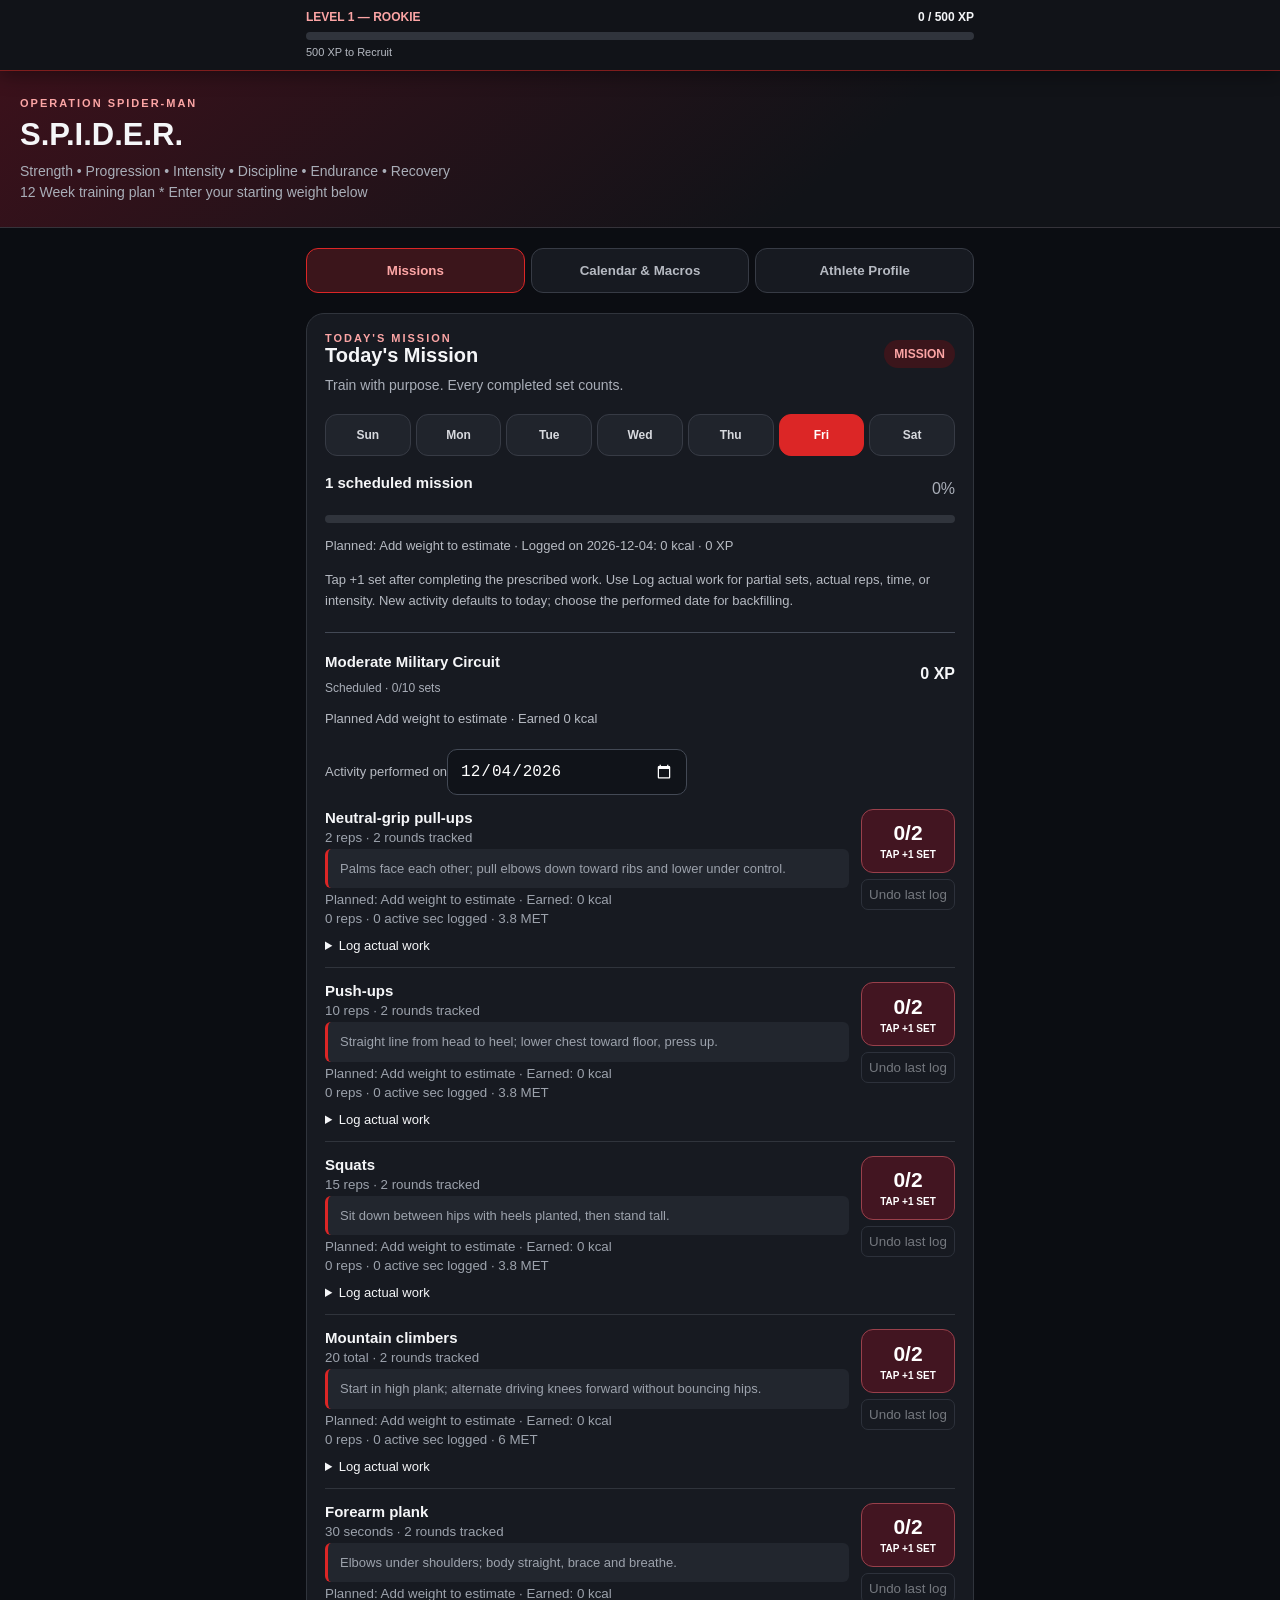
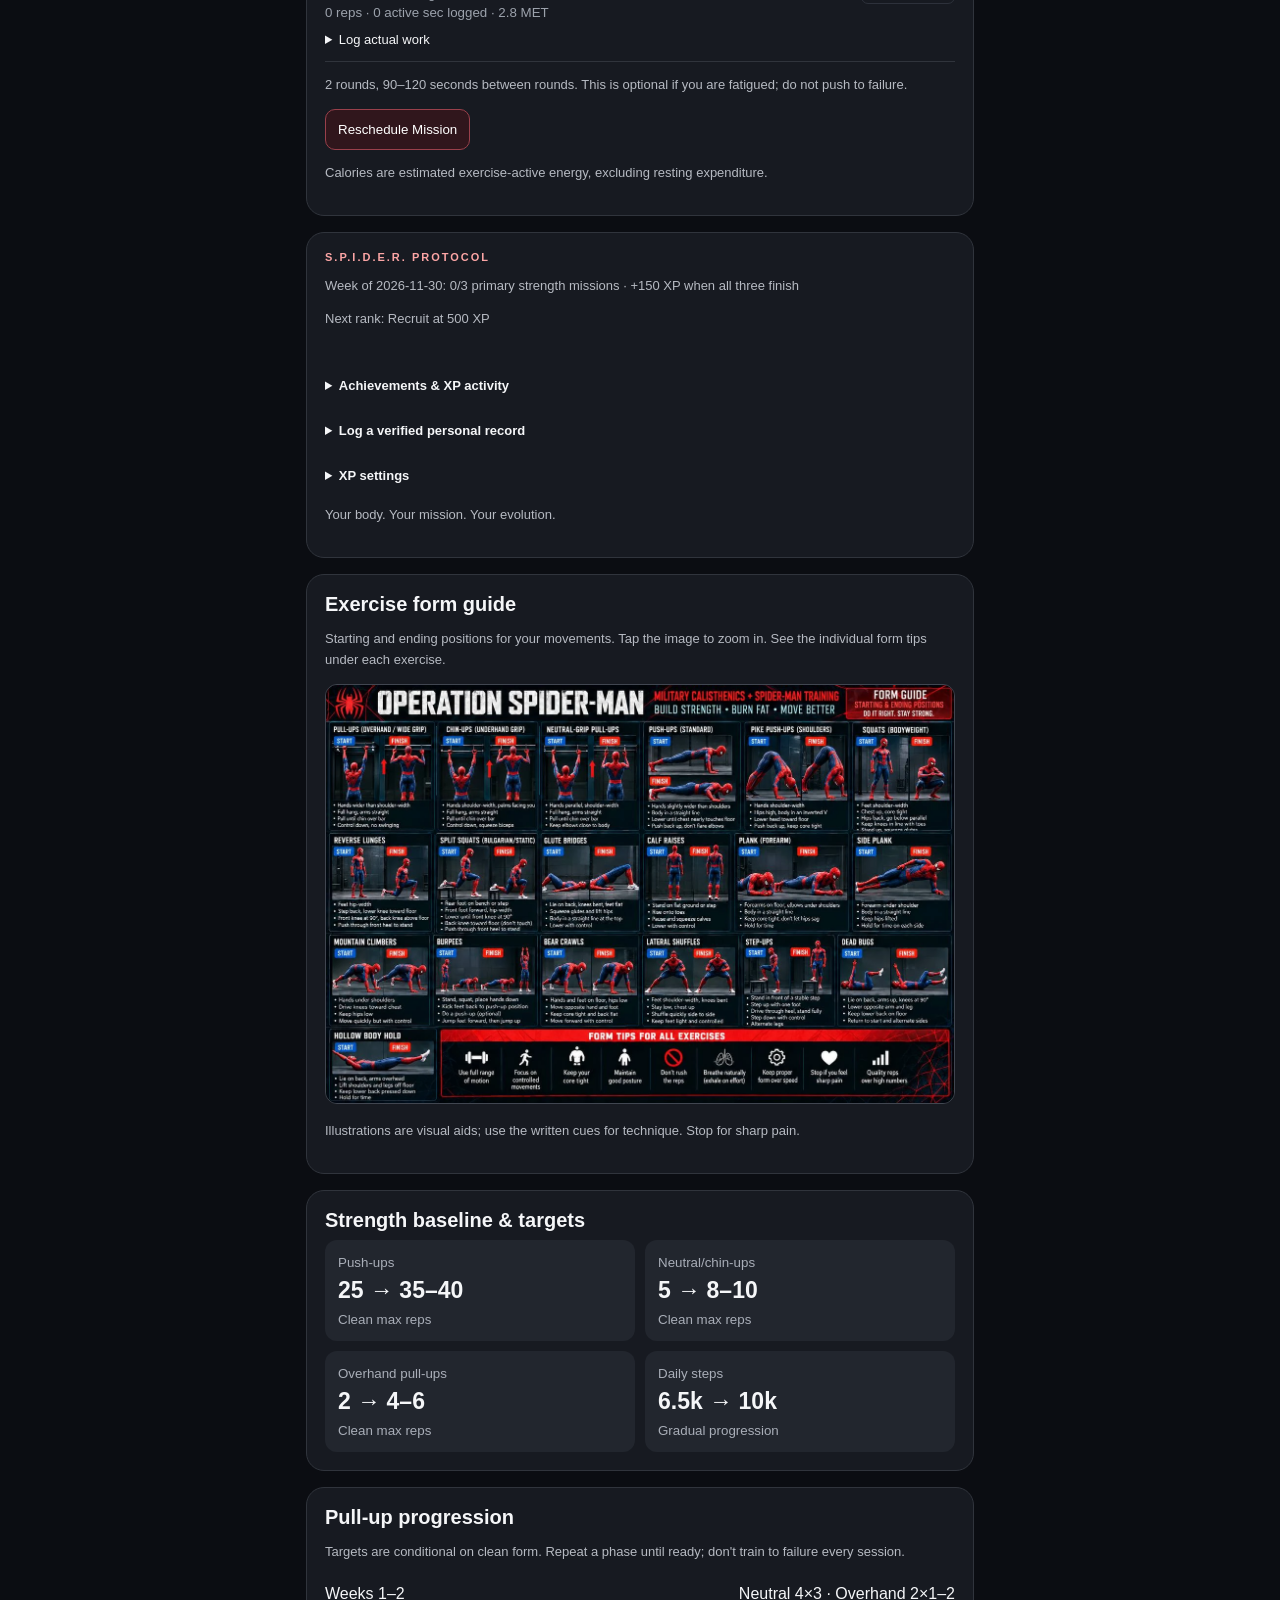
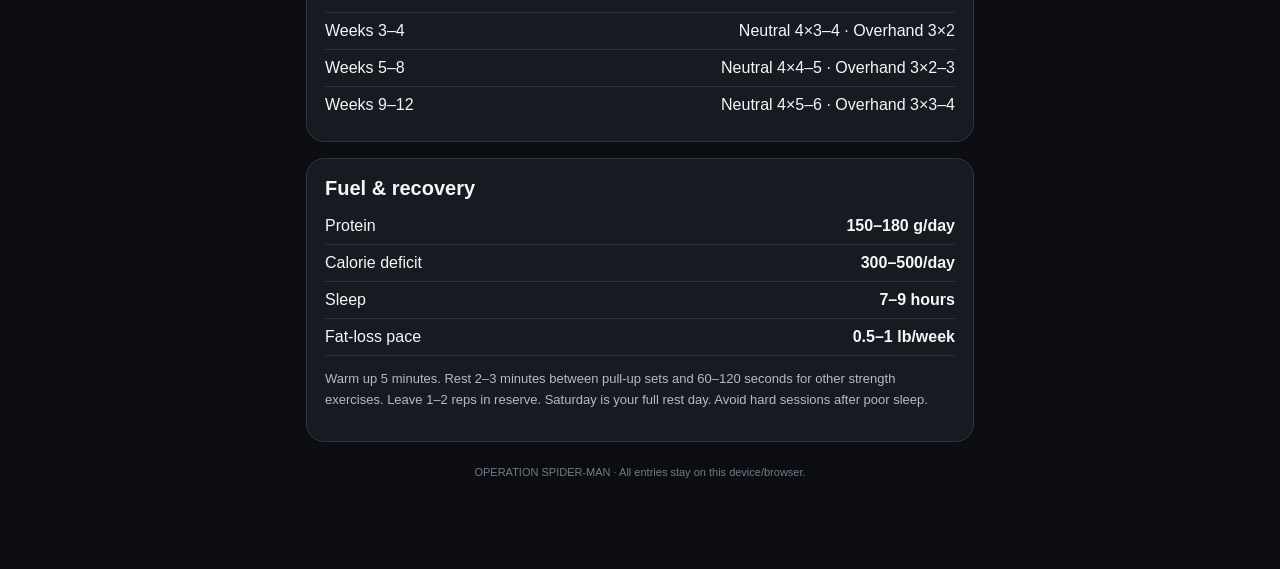
<file: index.html>
<!doctype html><html lang="en"><head><meta charset="utf-8"><meta name="viewport" content="width=device-width,initial-scale=1,viewport-fit=cover"><meta name="theme-color" content="#111318"><meta name="apple-mobile-web-app-capable" content="yes"><meta name="apple-mobile-web-app-status-bar-style" content="black-translucent"><meta name="apple-mobile-web-app-title" content="Spider-Man Fit"><title>Operation Spider-Man</title><style>:root{color-scheme:dark;font-family:-apple-system,BlinkMacSystemFont,'Segoe UI',sans-serif}*{box-sizing:border-box}body{margin:0;background:#0b0d12;color:#f5f6f8}header{background:linear-gradient(140deg,#3b111b,#111318 65%);padding:calc(env(safe-area-inset-top) + 26px) 20px 24px;border-bottom:1px solid #35333a}.eyebrow{color:#fca5a5;font-size:11px;font-weight:800;letter-spacing:2px}.heading{font-size:31px;font-weight:900;margin:8px 0}.sub{color:#a9aeb8;font-size:14px;line-height:1.5}main{max-width:700px;margin:auto;padding:20px 16px 90px}.panel{background:#171a21;border:1px solid #30343c;border-radius:18px;padding:18px;margin-bottom:16px}.row{display:flex;align-items:center;justify-content:space-between;gap:12px}.muted{color:#a9aeb8}.pill{font-size:12px;border-radius:99px;padding:7px 10px;background:#3b151b;color:#fca5a5;font-weight:700}.days{display:grid;grid-template-columns:repeat(7,1fr);gap:5px;margin:18px 0}.day{background:#20242c;color:#d7d9de;border:1px solid #373b45;border-radius:12px;padding:13px 0;font-weight:750;font-size:12px}.day.active{background:#dc2626;border-color:#dc2626;color:#fff}.day.rest{border-color:#99404b}.exercise{display:flex;gap:12px;align-items:center;border-bottom:1px solid #30343c;padding:14px 0;cursor:pointer}.exercise:last-child{border:0}.exercise input{accent-color:#dc2626;width:23px;height:23px;flex:none}.exercise strong{display:block;font-size:15px}.exercise small{display:block;color:#9ca2ac;margin-top:4px}.exercise.done strong{text-decoration:line-through;color:#8c929c}.progress{height:8px;border-radius:9px;background:#30343c;overflow:hidden;margin:12px 0}.fill{height:100%;background:#dc2626;transition:width .2s}.statgrid{display:grid;grid-template-columns:repeat(2,1fr);gap:10px}.stat{background:#22262e;border-radius:12px;padding:13px}.stat b{display:block;font-size:23px;margin:6px 0}.stat small{color:#a9aeb8}.control{width:100%;border-radius:10px;background:#101319;border:1px solid #434955;color:white;padding:12px;font-size:16px}.action{background:#dc2626;border:0;border-radius:10px;padding:12px 14px;color:#fff;font-weight:800;cursor:pointer}.line{display:grid;grid-template-columns:1fr auto;gap:12px;padding:9px 0;border-bottom:1px solid #30343c}.line:last-child{border:0}.note{font-size:13px;color:#b6bac2;line-height:1.6}.footer{text-align:center;color:#747b85;font-size:11px;margin-top:24px}h2{margin:0 0 8px;font-size:20px}h3{font-size:15px;margin:0 0 12px}button:focus-visible,input:focus-visible{outline:2px solid #fca5a5;outline-offset:2px}.formpic{width:100%;height:auto;border-radius:12px;border:1px solid #414650}.formtip{border-left:3px solid #dc2626;padding:10px 12px;background:#22262e;border-radius:6px;margin-top:10px;font-size:13px;line-height:1.5}.xpbar{position:sticky;top:0;z-index:100;background:#111318;border-bottom:1px solid #7f1d1d;padding:calc(env(safe-area-inset-top) + 10px) 16px 10px;box-shadow:0 4px 18px #0006}.xpinner{max-width:668px;margin:auto}.xprow{display:flex;align-items:center;justify-content:space-between;gap:12px;font-size:13px}.xplevel{color:#fca5a5;font-weight:800}.xptrack{height:8px;background:#30343c;border-radius:9px;overflow:hidden;margin:8px 0 5px}.xpfill{height:100%;background:#dc2626;transition:width .2s}.xpnote{font-size:11px;color:#b6bac2;line-height:1.4}.xptotal{font-weight:800}header{padding-top:26px}@media(prefers-reduced-motion:reduce){.xpfill{transition:none}}.calendar-menu summary{cursor:pointer;font-weight:800;font-size:18px}.calendar-menu[open] summary{margin-bottom:16px}.calendar-controls{display:flex;align-items:center;justify-content:space-between;gap:8px;margin:14px 0}.calendar-controls button,.calendar-today{background:#30161c;color:#fff;border:1px solid #8b303b;border-radius:8px;padding:10px;cursor:pointer}.calendar-grid{display:grid;grid-template-columns:repeat(7,minmax(0,1fr));gap:5px}.calendar-weekday{text-align:center;font-size:11px;color:#b6bac2;padding:5px 0}.calendar-date{min-height:53px;padding:5px 1px;border:1px solid #66232d;border-radius:8px;background:var(--heat);color:#fff;cursor:pointer;font-size:13px}.calendar-date small{display:block;font-size:9px;margin-top:4px}.calendar-date[aria-pressed=true]{outline:2px solid #fff;outline-offset:1px}.calendar-date:disabled{opacity:.45;cursor:default}.calendar-date.is-today{border-bottom:3px solid #fca5a5}.calendar-legend{display:flex;gap:5px;align-items:center;font-size:11px;margin:14px 0;color:#b6bac2}.calendar-swatch{width:22px;height:12px;border-radius:3px}.calendar-date-input{margin-top:12px;max-width:240px;color-scheme:dark}.calendar-best{font-size:13px;line-height:1.7;padding-left:22px}.calendar-best button{background:none;border:0;color:#fca5a5;text-align:left;cursor:pointer;font:inherit;text-decoration:underline}.selected-date{font-size:13px;color:#fca5a5;margin:12px 0}.protocol details{margin:14px 0}.protocol summary{cursor:pointer;font-weight:700;padding:8px 0}.protocol label{display:block;margin:10px 0 6px;font-size:13px}.protocol .control{max-width:100%;min-width:0}.xp-achievements,.xp-activity{padding-left:20px;font-size:13px;line-height:1.7}.xp-achievements li{color:#9ca2ac}.xp-achievements .earned{color:#fca5a5}.xp-feedback{color:#fca5a5;font-weight:700;font-size:13px;min-height:1em}.xp-secondary{border:1px solid #99404b;background:#30161c;color:#fff;border-radius:10px;padding:12px;cursor:pointer}.pr-confirm{line-height:1.6}.pr-confirm input{accent-color:#dc2626}.xprow{flex-wrap:wrap}.xpbar .xplevel{font-size:12px}.xpbar .xptotal{font-size:12px}button:disabled{opacity:.5;cursor:default} [hidden]{display:none!important}@media(max-width:360px){main{padding-left:10px;padding-right:10px}.panel{padding:12px}.day{font-size:11px}.xpbar{padding-left:10px;padding-right:10px}}.set-exercise{align-items:flex-start;cursor:default}.set-description{flex:1;min-width:0}.set-controls{flex:0 0 94px;display:grid;gap:6px}.set-tap{min-height:64px;border:1px solid #99404b;border-radius:12px;color:white;background:#421521;cursor:pointer;font-weight:800;touch-action:manipulation}.set-tap span{display:block;font-size:21px}.set-tap small{color:inherit;font-size:10px}.set-tap.stage-1{background:#b91c35}.set-tap.stage-2{background:#b9480d}.set-tap.stage-3,.set-tap.stage-4{background:#e9b949;color:#171a21}.set-tap.set-complete{background:#3d434d;border-color:#6b7280;color:#d1d5db;opacity:1}.set-undo{background:transparent;color:#d1d5db;border:1px solid #434955;border-radius:7px;padding:7px;cursor:pointer;touch-action:manipulation}.set-exercise.done .set-description{opacity:.65}@media(max-width:360px){.set-controls{flex-basis:82px}.set-exercise{gap:8px}}.set-tap.set-complete{position:relative;overflow:hidden;padding:0 0 6px}.complete-art{display:block;width:100%;height:auto;border-radius:10px 10px 0 0}.set-tap.set-complete span{font-size:15px;margin-top:4px}.set-tap.set-complete small{display:none}</style><link rel="icon" type="image/png" sizes="32x32" href="favicon.png"><link rel="apple-touch-icon" sizes="180x180" href="apple-touch-icon.png"><link rel="manifest" href="site.webmanifest"><link rel="stylesheet" href="fitness.css?v=3"></head><body><aside class="xpbar" aria-label="Workout experience"><div class="xpinner"><div class="xprow"><span class="xplevel" id="xpLevel">LEVEL 1</span><span class="xptotal" id="xpTotal" aria-live="polite" aria-atomic="true">0 XP</span></div><div class="xptrack" id="xpProgress" role="progressbar" aria-label="Progress to next level" aria-valuemin="0" aria-valuemax="100" aria-valuenow="0"><div class="xpfill" id="xpFill"></div></div><div class="xpnote"><span id="xpNext">500 XP to Recruit</span></div></div></aside><header><div class="eyebrow">OPERATION SPIDER-MAN</div><div class="heading">S.P.I.D.E.R.</div><div class="sub">Strength • Progression • Intensity • Discipline • Endurance • Recovery<br>12 Week training plan * <span id="startingWeightLabel">Enter your starting weight below</span></div></header><main><section class="panel protocol"><div class="eyebrow">S.P.I.D.E.R. PROTOCOL</div><p id="xpMission" class="note"></p><p id="xpNextUnlock" class="note"></p><p id="xpFeedback" class="xp-feedback" role="status" aria-live="polite"></p><details><summary>Achievements &amp; XP activity</summary><ul id="xpAchievements" class="xp-achievements"></ul><h3>Recent XP activity</h3><ul id="xpActivity" class="xp-activity"></ul><p class="note">Monday, Wednesday, Sunday: 100 XP each. Tuesday: 40 XP. Thursday and Friday: 75 XP each. Saturday: 50 XP after explicit regeneration. All scheduled exercises must be checked. Complete Monday, Wednesday and Sunday in one Monday–Sunday week for +150 XP. Achievements are cosmetic and remain unlocked even if a workout is later edited.</p></details><details><summary>Log a verified personal record</summary><p class="note">A PR is a single clean set you personally verify, not the sum of multiple sets. Your first verified best and each higher best earn +100 XP. Entries are self-verified.</p><label for="prExercise">Exercise</label><select class="control" id="prExercise"><option value="pullup">Pull-ups (clean overhand set)</option><option value="pushup">Push-ups (clean set)</option></select><label for="prDate">Date</label><input class="control" type="date" id="prDate"><label for="prReps">Reps in one set</label><input class="control" type="number" min="1" max="1000" step="1" inputmode="numeric" id="prReps"><label class="pr-confirm"><input type="checkbox" id="prVerified"> I verify these were clean reps in one continuous set.</label><button class="action" id="savePR">Save verified PR</button><p class="note" id="prStatus" role="status"></p></details><details><summary>XP settings</summary><p class="note">XP rules v1. Progress stays in this browser. Reset clears XP, PRs, regeneration and achievements, but preserves workout and weight history. Completed workouts are excluded until marked incomplete and completed again.</p><button id="resetXP" class="xp-secondary">Reset XP Progress</button></details><p class="note">Your body. Your mission. Your evolution.</p></section><section class="panel"><h2>Your starting weight</h2><p class="note">Enter your weight to personalize your training plan. Saved only in this browser.</p><label for="startingWeight" class="note">Starting weight (lb)</label><div class="row"><input id="startingWeight" class="control" type="number" min="70" max="700" step="0.1" placeholder="Enter your weight" inputmode="decimal"><button class="action" id="saveStartingWeight">Save</button></div><p id="startingWeightStatus" class="note" role="status"></p></section><details class="panel calendar-menu" id="calendarMenu"><summary>XP calendar &amp; date menu</summary><label for="workoutDate" class="note">Choose workout date</label><br><input id="workoutDate" class="control calendar-date-input" type="date"><div class="calendar-controls"><button id="previousMonth" aria-label="Previous month">‹</button><strong id="calendarMonth"></strong><button id="nextMonth" aria-label="Next month">›</button><button class="calendar-today" id="calendarToday">Today</button></div><div class="calendar-grid" id="xpCalendar" aria-label="Daily XP calendar"></div><div class="calendar-legend">Less XP <span class="calendar-swatch" style="background:#251217"></span><span class="calendar-swatch" style="background:#641b27"></span><span class="calendar-swatch" style="background:#a92335"></span><span class="calendar-swatch" style="background:#e53946"></span> More XP</div><p class="note" id="calendarStats"></p><h3>Your highest-XP days</h3><ol class="calendar-best" id="bestDays"></ol><p class="note">XP comes from complete scheduled workouts, weekly missions, regeneration and verified PRs. Select past dates to update your log. Future dates are view-only.</p></details><section class="panel"><div class="row"><div><div class="eyebrow">TODAY'S MISSION</div><h2 id="todayTitle">Loading…</h2></div><span class="pill" id="todayBadge">READY</span></div><div class="sub" id="todaySub"></div><div class="days" id="days"></div><div class="row"><h3 id="workoutName"></h3><span class="muted" id="count"></span></div><div class="progress"><div class="fill" id="fill"></div></div><p class="note" id="xpReward"></p><p class="note">Tap once after each set: burgundy → red → orange → gold. Grey means complete. Use Undo to correct a tap. Sets per leg include both sides; circuits track 2 rounds.</p><div id="exercises"></div><div id="regeneration" hidden><button class="action" id="completeRegeneration">Complete Regeneration</button> <button class="xp-secondary" id="undoRegeneration" hidden>Undo regeneration</button></div><p class="note" id="workoutNote"></p></section><section class="panel"><h2>Exercise form guide</h2><p class="note">Starting and ending positions for your movements. Tap the image to zoom in. See the individual form tips under each exercise.</p><a href="form-guide.webp?v=190be637551b" target="_blank" rel="noopener"><img class="formpic" src="form-guide.webp?v=190be637551b" alt="Exercise form illustrations with start and finish positions" loading="lazy"></a><p class="note">Illustrations are visual aids; use the written cues for technique. Stop for sharp pain.</p></section><section class="panel"><h2>Strength baseline & targets</h2><div class="statgrid"><div class="stat"><small>Push-ups</small><b>25 → 35–40</b><small>Clean max reps</small></div><div class="stat"><small>Neutral/chin-ups</small><b>5 → 8–10</b><small>Clean max reps</small></div><div class="stat"><small>Overhand pull-ups</small><b>2 → 4–6</b><small>Clean max reps</small></div><div class="stat"><small>Daily steps</small><b>6.5k → 10k</b><small>Gradual progression</small></div></div></section><section class="panel"><h2>Pull-up progression</h2><p class="note">Targets are conditional on clean form. Repeat a phase until ready; don't train to failure every session.</p><div class="line"><span>Weeks 1–2</span><span>Neutral 4×3 · Overhand 2×1–2</span></div><div class="line"><span>Weeks 3–4</span><span>Neutral 4×3–4 · Overhand 3×2</span></div><div class="line"><span>Weeks 5–8</span><span>Neutral 4×4–5 · Overhand 3×2–3</span></div><div class="line"><span>Weeks 9–12</span><span>Neutral 4×5–6 · Overhand 3×3–4</span></div></section><section class="panel"><h2>Bodyweight log</h2><p class="note">Weigh in under similar conditions. Follow the weekly trend, not daily fluctuations.</p><div class="row"><input id="weight" class="control" type="number" min="70" max="700" step="0.1" placeholder="Weight (lb)" aria-label="Weight in pounds"><button class="action" id="saveWeight">Save</button></div><p id="weightStatus" class="note"></p><div id="weightHistory"></div></section><section class="panel"><h2>Fuel & recovery</h2><div class="line"><span>Protein</span><b>150–180 g/day</b></div><div class="line"><span>Calorie deficit</span><b>300–500/day</b></div><div class="line"><span>Sleep</span><b>7–9 hours</b></div><div class="line"><span>Fat-loss pace</span><b>0.5–1 lb/week</b></div><p class="note">Warm up 5 minutes. Rest 2–3 minutes between pull-up sets and 60–120 seconds for other strength exercises. Leave 1–2 reps in reserve. Saturday is your full rest day. Avoid hard sessions after poor sleep.</p></section><section class="panel"><h2>Protect your progress</h2><p class="note">Export a JSON backup before clearing browser data or changing devices. Import restores missing records; existing local entries win conflicts. Save backups privately—they include weight and workout history.</p><button class="action" id="exportBackup">Export Backup</button><label class="note" for="importBackup" style="display:block;margin-top:16px">Import Backup (JSON)</label><input id="importBackup" type="file" accept=".json,application/json" style="max-width:100%"><p class="note" id="backupStatus" role="status"></p></section><div class="footer">OPERATION SPIDER-MAN · All entries stay on this device/browser.</div></main><script src="fitness-engine.js?v=2"></script><script src="xp-engine.js?v=1"></script><script>const plan=[{day:'Sunday',name:'Spider-Man Training',sub:'Full-body athletic session',ex:[['Chin-ups','3 × 3'],['Push-ups','3 × 12'],['Split squats','3 × 10 per leg'],['Bear crawls','3 × 20 seconds'],['Hollow-body hold','3 × 20 seconds'],['Scapular pull-ups','2 × 6–8']],note:'Keep quality high; if sleep was short Saturday night, scale down.'},{day:'Monday',name:'Upper Body Strength',sub:'Pull-ups · Push-ups · Shoulders · Core',ex:[['Neutral-grip pull-ups','4 × 3'],['Standard push-ups','3 × 12–15'],['Overhand pull-ups','2 × 1–2'],['Pike push-ups','2 × 6–8'],['Forearm plank','3 × 30–45 seconds']],note:'Rest 2–3 minutes between pull-up sets. Do not chase failure.'},{day:'Tuesday',name:'Active Recovery',sub:'Walk and restore mobility',ex:[['Brisk walking','25–40 minutes'],['Hip and shoulder mobility','5–10 minutes']],note:'Easy effort. Build toward 8,000–10,000 steps over time.'},{day:'Wednesday',name:'Military Legs + Core',sub:'Lower-body strength and trunk stability',ex:[['Bodyweight squats','3 × 18–25'],['Reverse lunges','3 × 10 per leg'],['Single-leg glute bridges','3 × 8 per leg'],['Calf raises','3 × 20'],['Dead bugs','3 × 10 per side'],['Side planks','2 × 30 seconds per side']],note:'Control every rep. Make exercises harder before adding endless repetitions.'},{day:'Thursday',name:'Optional Conditioning',sub:'Short military cardio circuit',ex:[['March or jog in place','60 seconds'],['Mountain climbers','20 total'],['Step-ups','10 per leg'],['Burpees (step-back allowed)','5'],['Rest','90 seconds']],note:'Do 2–3 rounds at a controlled pace. Skip if recovery is poor.'},{day:'Friday',name:'Moderate Military Circuit',sub:'Strength endurance circuit',ex:[['Neutral-grip pull-ups','2 reps'],['Push-ups','10 reps'],['Squats','15 reps'],['Mountain climbers','20 total'],['Forearm plank','30 seconds']],note:'2 rounds, 90–120 seconds between rounds. This is optional if you are fatigued; do not push to failure.'},{day:'Saturday',name:'FULL REST DAY',sub:'Work your shift · Lounge · Recover',ex:[],note:'No scheduled workout. Relax, eat well, and recover without guilt.'}];const cues={'Chin-ups':'Palms toward you; start in a hang, pull chin above bar without swinging, lower slowly.','Neutral-grip pull-ups':'Palms face each other; pull elbows down toward ribs and lower under control.','Overhand pull-ups':'Palms away; use a comfortable width and pull without swinging.','Standard push-ups':'Straight line from head to heel; lower chest toward floor, press up.','Push-ups':'Straight line from head to heel; lower chest toward floor, press up.','Pike push-ups':'Hips high in an inverted V; lower head between hands, press up.','Bodyweight squats':'Feet shoulder-width; squat with heels down and knees tracking over toes, then stand.','Squats':'Sit down between hips with heels planted, then stand tall.','Reverse lunges':'Step back and lower under control, then push through front foot to stand.','Split squats':'Stagger feet; lower vertically, then press through front foot.','Single-leg glute bridges':'One foot planted; lift hips without arching back, then lower.','Calf raises':'Rise onto toes, pause, lower slowly.','Dead bugs':'Opposite arm and leg extend while lower back stays gently pressed down.','Forearm plank':'Elbows under shoulders; body straight, brace and breathe.','Side planks':'Elbow under shoulder; lift hips into a straight line.','Mountain climbers':'Start in high plank; alternate driving knees forward without bouncing hips.','Step-ups':'Step onto stable platform; straighten standing leg and step down slowly.','Burpees (step-back allowed)':'Hands to floor, step back to plank, step forward, stand tall.','Bear crawls':'Knees hover low; crawl opposite hand and foot, keep back flat.','Hollow-body hold':'Keep lower back pressed to floor; raise shoulders and legs only as far as controlled.','Scapular pull-ups':'With elbows straight, draw shoulders down to lift slightly, then release.'};const $=id=>document.getElementById(id);let selectedDate=new Date();selectedDate.setHours(12,0,0,0);let selected=selectedDate.getDay();let calendarMonth=new Date(selectedDate.getFullYear(),selectedDate.getMonth(),1,12);let checks=JSON.parse(localStorage.getItem('spiderman-checks')||'{}');let exerciseSets=JSON.parse(localStorage.getItem('spiderman-sets-v1')||'{}');let weights=JSON.parse(localStorage.getItem('spiderman-weights')||'[]');let startingWeight=Number(localStorage.getItem('spiderman-starting-weight'))||null;function dateKey(d){return [d.getFullYear(),String(d.getMonth()+1).padStart(2,'0'),String(d.getDate()).padStart(2,'0')].join('-')}function key(){const d=selectedDate;return [d.getFullYear(),String(d.getMonth()+1).padStart(2,'0'),String(d.getDate()).padStart(2,'0')].join('-')}function setTarget(day,index){const match=plan[day].ex[index][1].match(/^(\d+)\s*×/);return match?Number(match[1]):(day===4||day===5?2:1)}function setsDone(day,index,date=key()){const target=setTarget(day,index),entry=date+'-'+day;const logged=exerciseSets[entry]?.[index];return Number.isInteger(logged)?Math.max(0,Math.min(target,logged)):(checks[entry]?.[index]===true?target:0)}function updateSet(index,delta){if(key()>dateKey(new Date())||!xpClockOK())return;const entry=key()+'-'+selected,target=setTarget(selected,index),before=setsDone(selected,index),after=Math.max(0,Math.min(target,before+delta));if(after===before)return;exerciseSets[entry]??={};exerciseSets[entry][index]=after;checks[entry]??={};checks[entry][index]=after===target;localStorage.setItem('spiderman-sets-v1',JSON.stringify(exerciseSets));localStorage.setItem('spiderman-checks',JSON.stringify(checks));render()}function render(){renderXP();const p=plan[selected],today=new Date().getDay();$('todayTitle').textContent=key()===dateKey(new Date())?'Today: '+p.day:p.day+' · '+selectedDate.toLocaleDateString(undefined,{month:'short',day:'numeric',year:'numeric'});$('todayBadge').textContent=selected===6?'REST':key()===dateKey(new Date())?'TODAY':'PLAN';$('todaySub').textContent=p.sub;$('days').innerHTML=plan.map((v,i)=>'<button class="day '+(selected===i?'active ':'')+(i===6?'rest':'')+'" data-day="'+i+'">'+v.day.slice(0,3)+'<small style="display:block;font-size:9px;margin-top:4px">+'+SpiderXP.rewards[i]+' XP</small></button>').join('');document.querySelectorAll('[data-day]').forEach(b=>b.onclick=()=>{const d=new Date(selectedDate);d.setDate(d.getDate()+Number(b.dataset.day)-selected);selectDate(d)});$('workoutName').textContent=p.name;const ck=checks[key()+'-'+selected]||{};let done=p.ex.filter((_,i)=>ck[i]).length;$('count').textContent=p.ex.length?done+'/'+p.ex.length:'Recovery';$('fill').style.width=(p.ex.length?100*done/p.ex.length:100)+'%';$('exercises').innerHTML=p.ex.map((e,i)=>{const target=setTarget(selected,i),done=setsDone(selected,i),complete=done===target,disabled=key()>dateKey(new Date())||!xpClockOK();return '<div class="exercise set-exercise '+(complete?'done':'')+'"><div class="set-description"><strong>'+e[0]+'</strong><small>'+e[1]+((selected===4||selected===5)?' · 2 rounds tracked':'')+'</small><small class="formtip">'+(cues[e[0]]||'Use controlled movement and comfortable alignment.')+'</small></div><div class="set-controls"><button class="set-tap stage-'+Math.min(done,4)+(complete?' set-complete':'')+'" data-set="'+i+'" '+(disabled||complete?'disabled':'')+' aria-label="'+e[0]+': '+done+' of '+target+' sets complete'+(complete?'':'. Mark next set complete')+'">'+(complete?'<img class="complete-art" src="complete-badge.webp?v=fb0d996c9001" alt="Complete">':'')+'<span>'+done+'/'+target+'</span><small>'+(complete?'COMPLETE':'TAP +1 SET')+'</small></button><button class="set-undo" data-undo="'+i+'" '+(disabled||done===0?'disabled':'')+' aria-label="Undo one set of '+e[0]+'">Undo</button></div></div>'}).join('');document.querySelectorAll('[data-set]').forEach(button=>button.onclick=()=>updateSet(Number(button.dataset.set),1));document.querySelectorAll('[data-undo]').forEach(button=>button.onclick=()=>updateSet(Number(button.dataset.undo),-1));$('workoutNote').textContent=p.note;renderCalendar()}function renderXP(){}function renderWeights(){$('weightHistory').innerHTML=weights.slice(-6).reverse().map(w=>'<div class="line"><span>'+w.date+'</span><b>'+w.value+' lb</b></div>').join('');$('weightStatus').textContent=weights.length?'Latest: '+weights[weights.length-1].value+' lb'+(startingWeight?' · Starting: '+startingWeight+' lb':''):'No weigh-ins saved yet.'}$('saveWeight').onclick=()=>{const n=Number($('weight').value);if(!Number.isFinite(n)||n<70||n>700){$('weightStatus').textContent='Enter a valid weight in pounds.';return}weights.push({date:dateKey(new Date()),value:n});localStorage.setItem('spiderman-weights',JSON.stringify(weights));$('weight').value='';renderWeights()};function dailyXP(){return {}}function parseDate(value){if(!/^\d{4}-\d{2}-\d{2}$/.test(value))return null;const [y,m,d]=value.split('-').map(Number);const date=new Date(y,m-1,d,12);return dateKey(date)===value?date:null}function selectDate(date){selectedDate=date;selected=selectedDate.getDay();calendarMonth=new Date(date.getFullYear(),date.getMonth(),1,12);render()}function heatColor(points,max){if(!points)return '#251217';const ratio=points/Math.max(max,10);return ratio<=.25?'#641b27':ratio<=.5?'#8c2030':ratio<=.75?'#b9273a':'#e53946'}function renderCalendar(){const totals=dailyXP(checks);const highest=Math.max(10,...Object.values(totals));const y=calendarMonth.getFullYear(),m=calendarMonth.getMonth();$('workoutDate').value=key();$('calendarMonth').textContent=calendarMonth.toLocaleDateString(undefined,{month:'long',year:'numeric'});let markup=['Sun','Mon','Tue','Wed','Thu','Fri','Sat'].map(day=>'<span class="calendar-weekday">'+day+'</span>').join('');for(let i=0;i<calendarMonth.getDay();i++)markup+='<span></span>';let monthXP=0;for(let day=1;day<=new Date(y,m+1,0).getDate();day++){const d=new Date(y,m,day,12),date=dateKey(d),xp=totals[date]||0;monthXP+=xp;markup+='<button class="calendar-date '+(date===dateKey(new Date())?'is-today':'')+'" style="--heat:'+heatColor(xp,highest)+'" data-date="'+date+'" aria-pressed="'+(date===key())+'" aria-label="'+date+', '+xp+' XP"><span>'+day+'</span><small>'+xp+' XP</small></button>'}$('xpCalendar').innerHTML=markup;$('xpCalendar').querySelectorAll('[data-date]').forEach(button=>button.onclick=()=>selectDate(parseDate(button.dataset.date)));$('calendarStats').textContent='Selected day: '+(totals[key()]||0)+' XP · This month: '+monthXP+' XP. Colors are relative to your highest-XP day.';const best=Object.entries(totals).filter(([,xp])=>xp>0).sort((a,b)=>b[1]-a[1]||b[0].localeCompare(a[0])).slice(0,5);$('bestDays').innerHTML=best.length?best.map(([date,xp])=>'<li><button data-best="'+date+'">'+parseDate(date).toLocaleDateString(undefined,{month:'short',day:'numeric',year:'numeric'})+' — '+xp+' XP</button></li>').join(''):'<li>Complete an exercise to start your XP history.</li>';$('bestDays').querySelectorAll('[data-best]').forEach(button=>button.onclick=()=>selectDate(parseDate(button.dataset.best)))}$('workoutDate').onchange=()=>{const date=parseDate($('workoutDate').value);if(date)selectDate(date)};$('previousMonth').onclick=()=>{calendarMonth.setMonth(calendarMonth.getMonth()-1);renderCalendar()};$('nextMonth').onclick=()=>{calendarMonth.setMonth(calendarMonth.getMonth()+1);renderCalendar()};$('calendarToday').onclick=()=>{const now=new Date();now.setHours(12,0,0,0);selectDate(now)};function renderStartingWeight(){$('startingWeightLabel').textContent=startingWeight?'Starting weight: '+startingWeight+' lb':'Enter your starting weight below';$('startingWeight').value=startingWeight||''}function saveStartingWeight(){const n=Number($('startingWeight').value);if(!Number.isFinite(n)||n<70||n>700){$('startingWeightStatus').textContent='Enter a weight between 70 and 700 lb.';return}startingWeight=Math.round(n*10)/10;localStorage.setItem('spiderman-starting-weight',String(startingWeight));renderStartingWeight();renderWeights();$('startingWeightStatus').textContent='Starting weight saved: '+startingWeight+' lb.'}$('saveStartingWeight').onclick=saveStartingWeight;$('startingWeight').onkeydown=event=>{if(event.key==='Enter')saveStartingWeight()};renderStartingWeight();renderWeights();</script><script>try { SpiderFitness.captureLegacy(localStorage); } catch (error) { console.error(error); }</script><script src="xp-ui.js?v=2"></script><script src="backup.js?v=2"></script><script src="fitness-ui.js?v=2"></script></body></html>
</file>
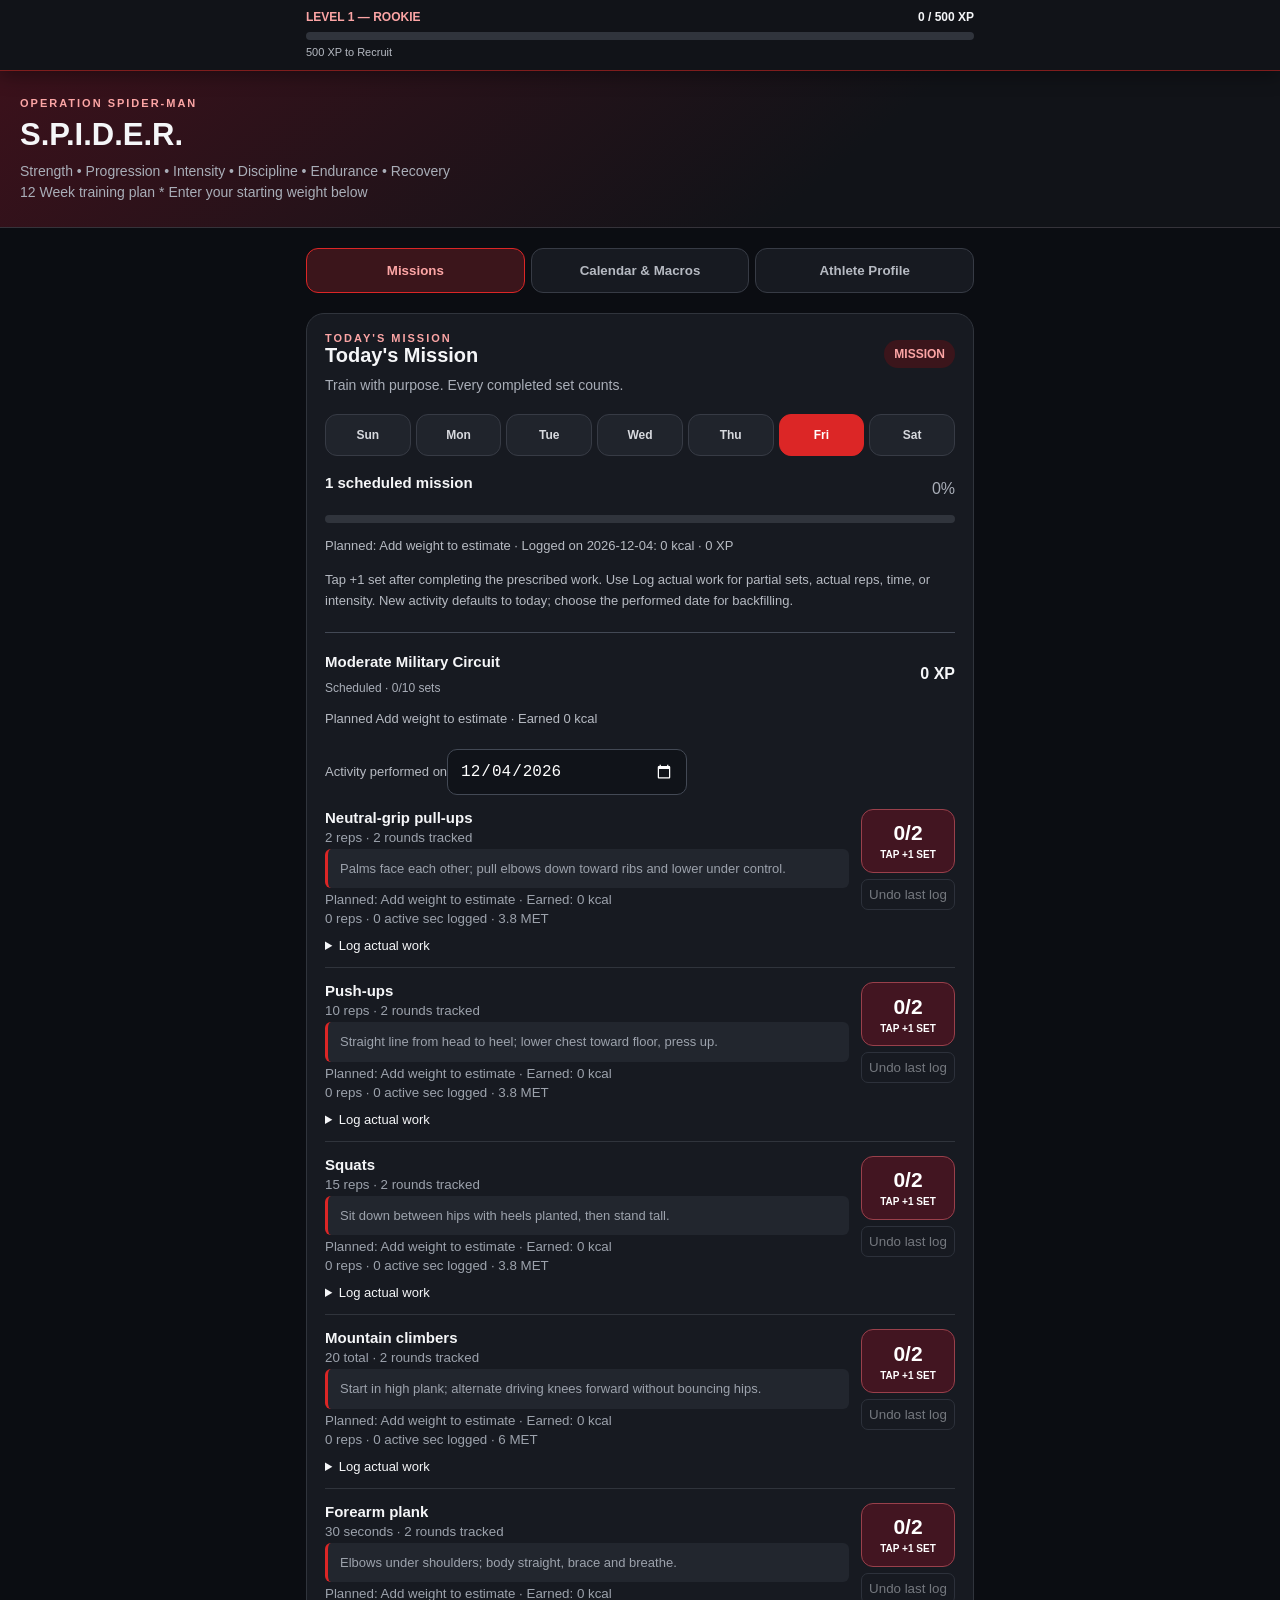
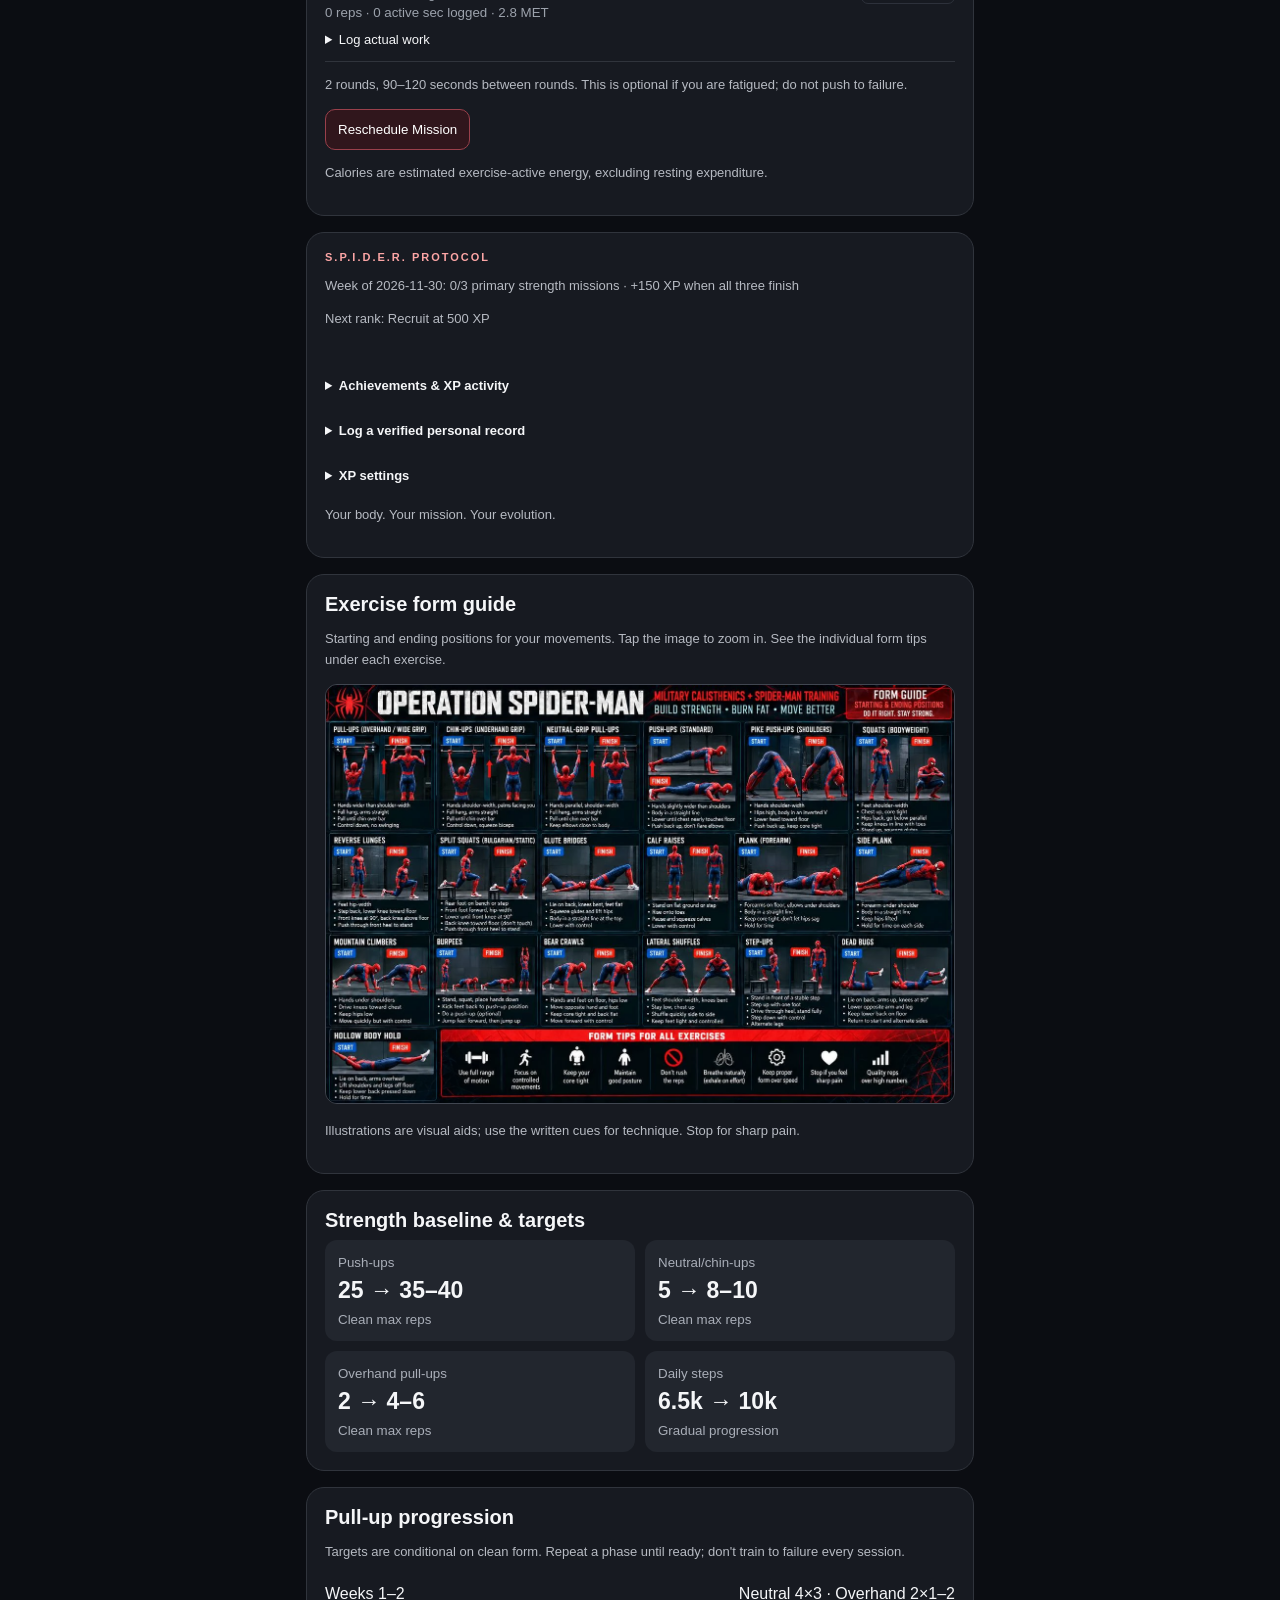
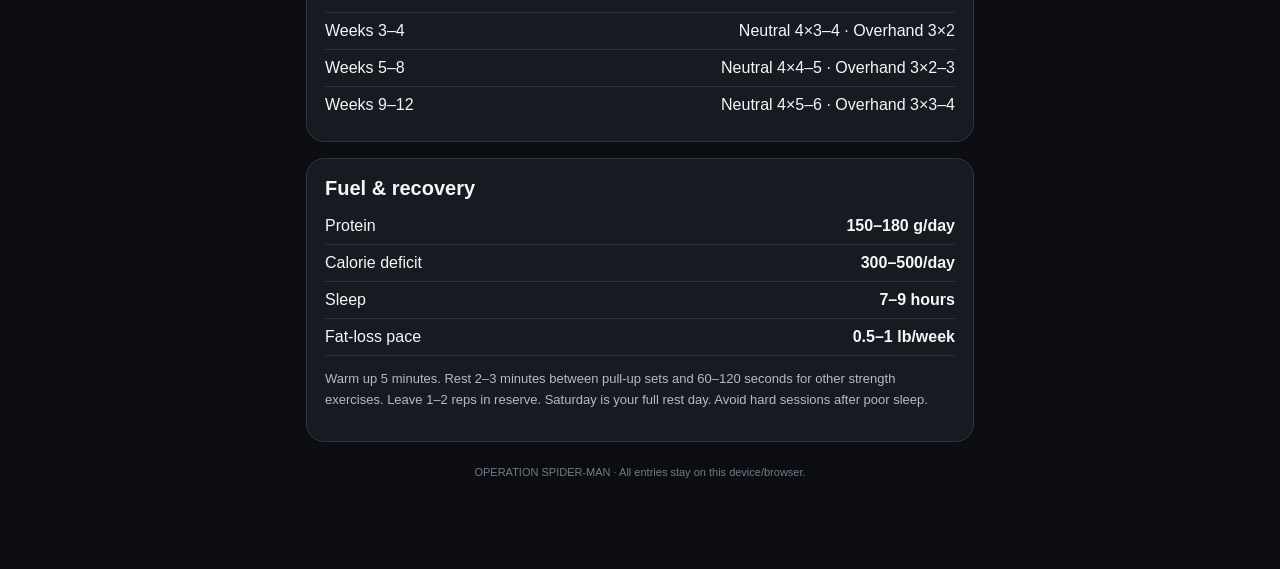
<file: Operation-Spiderman-APP.html>
<!doctype html><html lang="en"><head><meta charset="utf-8"><meta name="viewport" content="width=device-width,initial-scale=1"><meta http-equiv="refresh" content="0; url=./"><link rel="canonical" href="./"><title>Operation Spider-Man</title></head><body style="background:#0b0d12;color:#f5f6f8;font-family:-apple-system,sans-serif;text-align:center;padding:60px 20px"><p>This page moved to the app root.</p><p><a style="color:#fca5a5" href="./">Open Operation Spider-Man →</a></p><script>location.replace("./")</script></body></html>
</file>
<file: fitness.css>
.fitness-tabs{display:grid;grid-template-columns:repeat(3,minmax(0,1fr));gap:6px;margin-bottom:20px}.fitness-tabs button{background:#171a21;color:#b6bac2;border:1px solid #373b45;border-radius:12px;padding:14px 5px;font-weight:750;cursor:pointer}.fitness-tabs button.active{background:#3b151b;border-color:#dc2626;color:#fca5a5}.mission-session{border-top:1px solid #434955;margin-top:20px;padding-top:20px}.mission-session h3{margin-bottom:8px}.status{font-size:12px;color:#a9aeb8}.status.completed{color:#74db9b}.status.partial{color:#ffb17d}.profile-fields{display:grid;grid-template-columns:repeat(2,minmax(0,1fr));gap:12px;margin:14px 0}#athleteForm label,#macrosPanel label,dialog label{display:block;font-size:13px;line-height:1.7}#athleteForm .control{margin:4px 0 10px}.log-fields{display:grid;gap:8px;padding:12px 0}.log-fields label{font-size:12px}.log-fields input,.log-fields select{display:block;width:100%;min-width:0;background:#101319;color:#fff;border:1px solid #434955;border-radius:6px;padding:8px;font-size:16px}.set-description details{margin-top:12px}.set-description summary,details summary{cursor:pointer;font-size:13px}a{color:#fca5a5}dialog{width:min(520px,calc(100% - 28px));max-height:85vh;overflow:auto;border:1px solid #57505b;border-radius:18px;background:#171a21;color:#f5f6f8;padding:24px}dialog::backdrop{background:#000b}.calendar-date.completed{background:#102e1c;border-color:#276d43}.calendar-date.partial{background:#44220e;border-color:#9a4b18}.calendar-date.rest{background:#171a21;border-color:#4b5058}.calendar-date.missed{background:#29191d;border-color:#71404a}.calendar-date.scheduled{background:#131e30;border-color:#39567e}.calendar-legend{flex-wrap:wrap;line-height:1.8}#calendarMenu{border:0;padding:0;margin-bottom:24px}#dailyDetail{margin:20px 0}hr{border:0;border-top:1px solid #30343c;margin:22px 0}.chart-row{display:grid;grid-template-columns:90px 1fr 110px;gap:8px;font-size:11px;align-items:center;margin:12px 0}.chart-track{height:9px;background:#30343c;border-radius:8px;overflow:hidden}.chart-track>div{height:100%;background:#dc2626}.rest-card{padding:24px 0}.action,.fill,.xpfill{background:#dc2626}.day.active{background:#dc2626;border-color:#dc2626}.eyebrow,.xplevel{color:#fca5a5}button:focus-visible,input:focus-visible,select:focus-visible,summary:focus-visible{outline:2px solid #fca5a5;outline-offset:3px}.mission-session .control{max-width:240px;margin-top:6px}#rangeStats{margin-bottom:20px}#fitnessFeedback:empty{display:none}@media(max-width:400px){.fitness-tabs button{font-size:11px}.profile-fields{gap:8px}.mission-session>.row{align-items:flex-start;flex-wrap:wrap}.calendar-date{min-height:66px}.chart-row{grid-template-columns:80px 1fr 95px;font-size:10px}}
</file>
